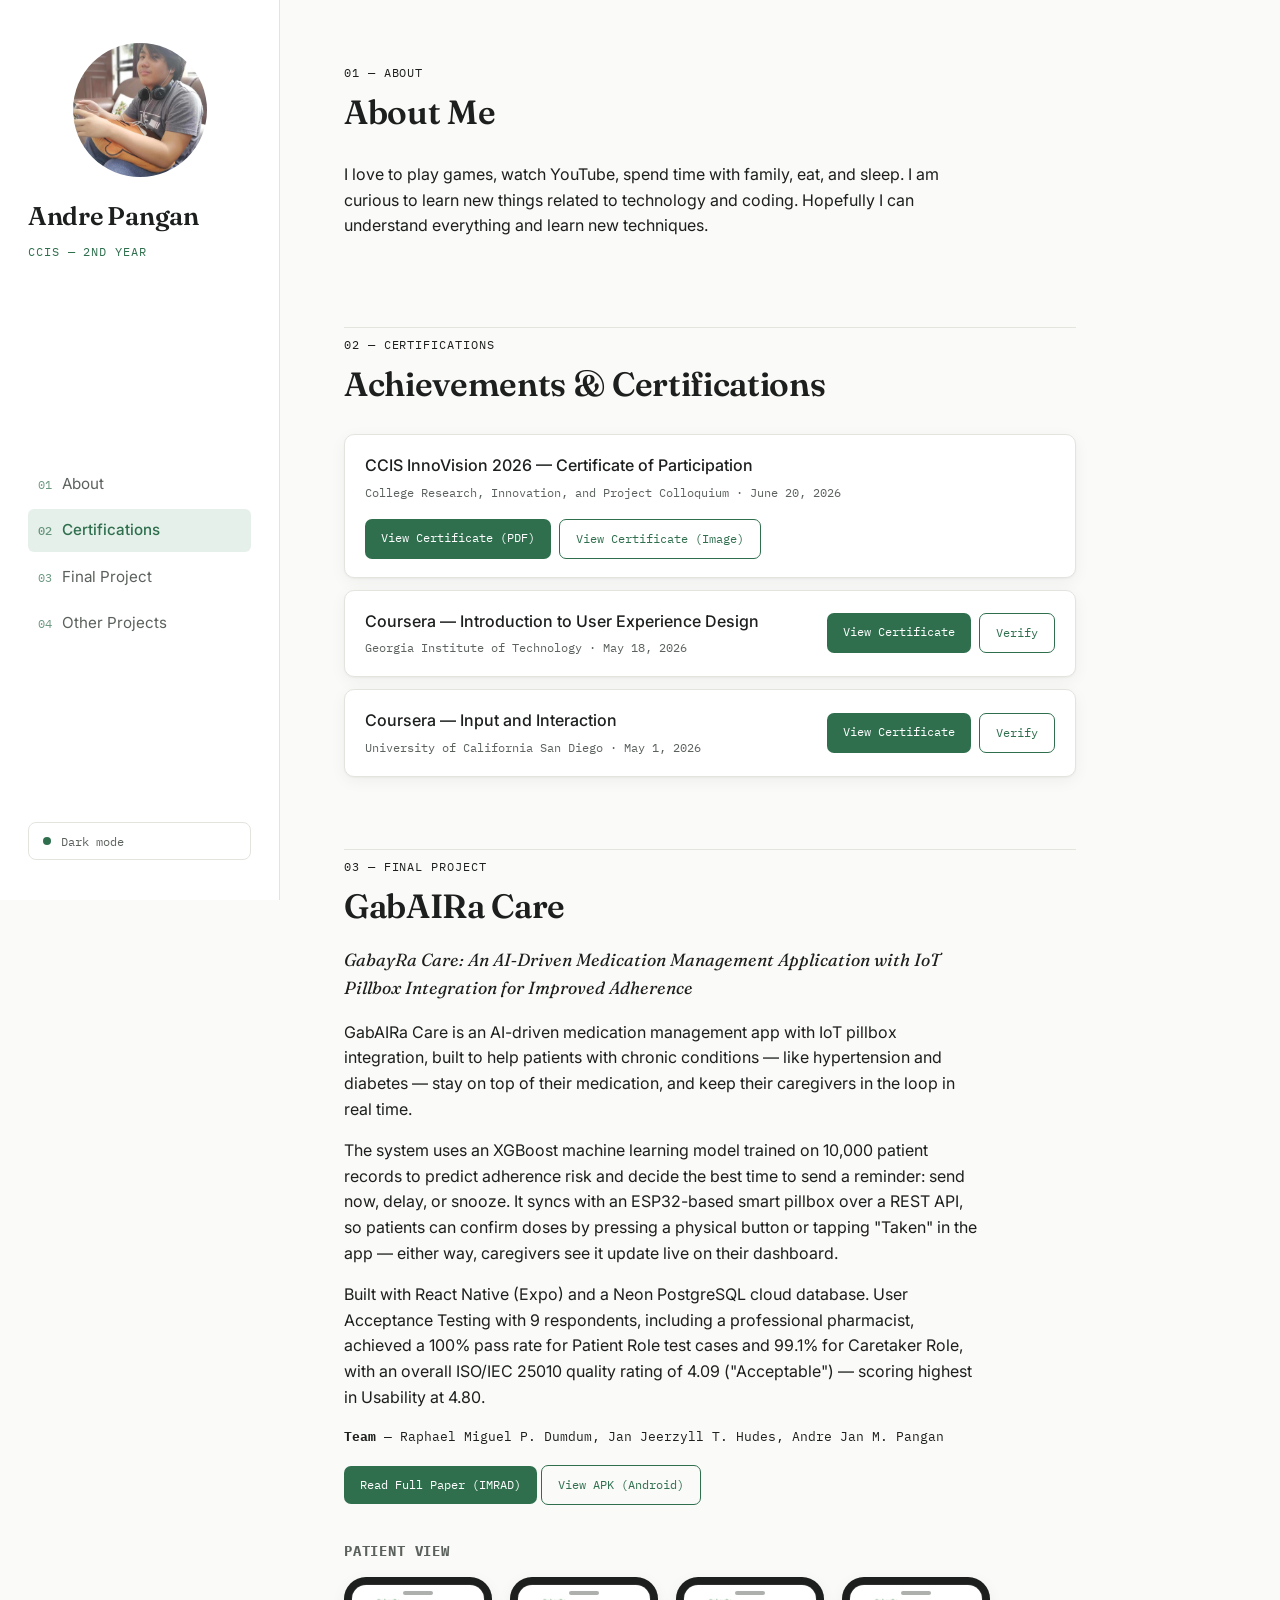
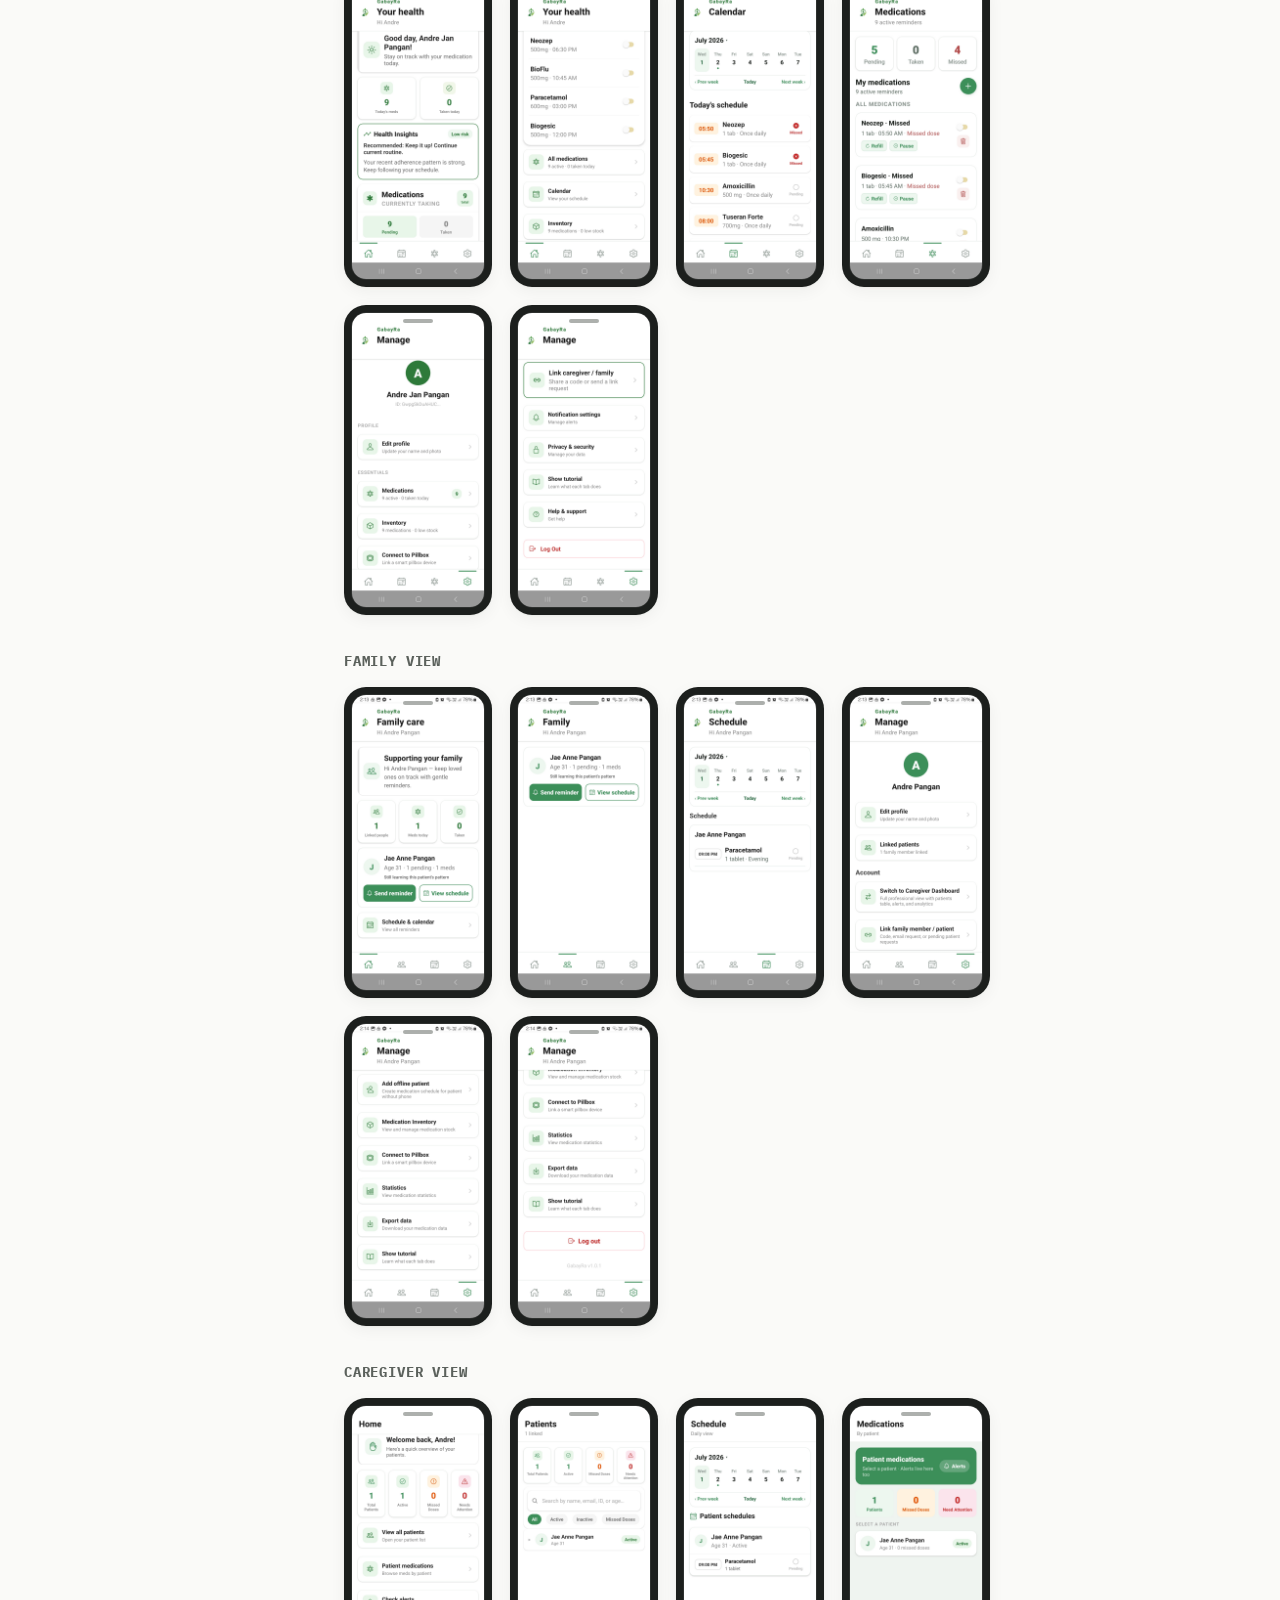
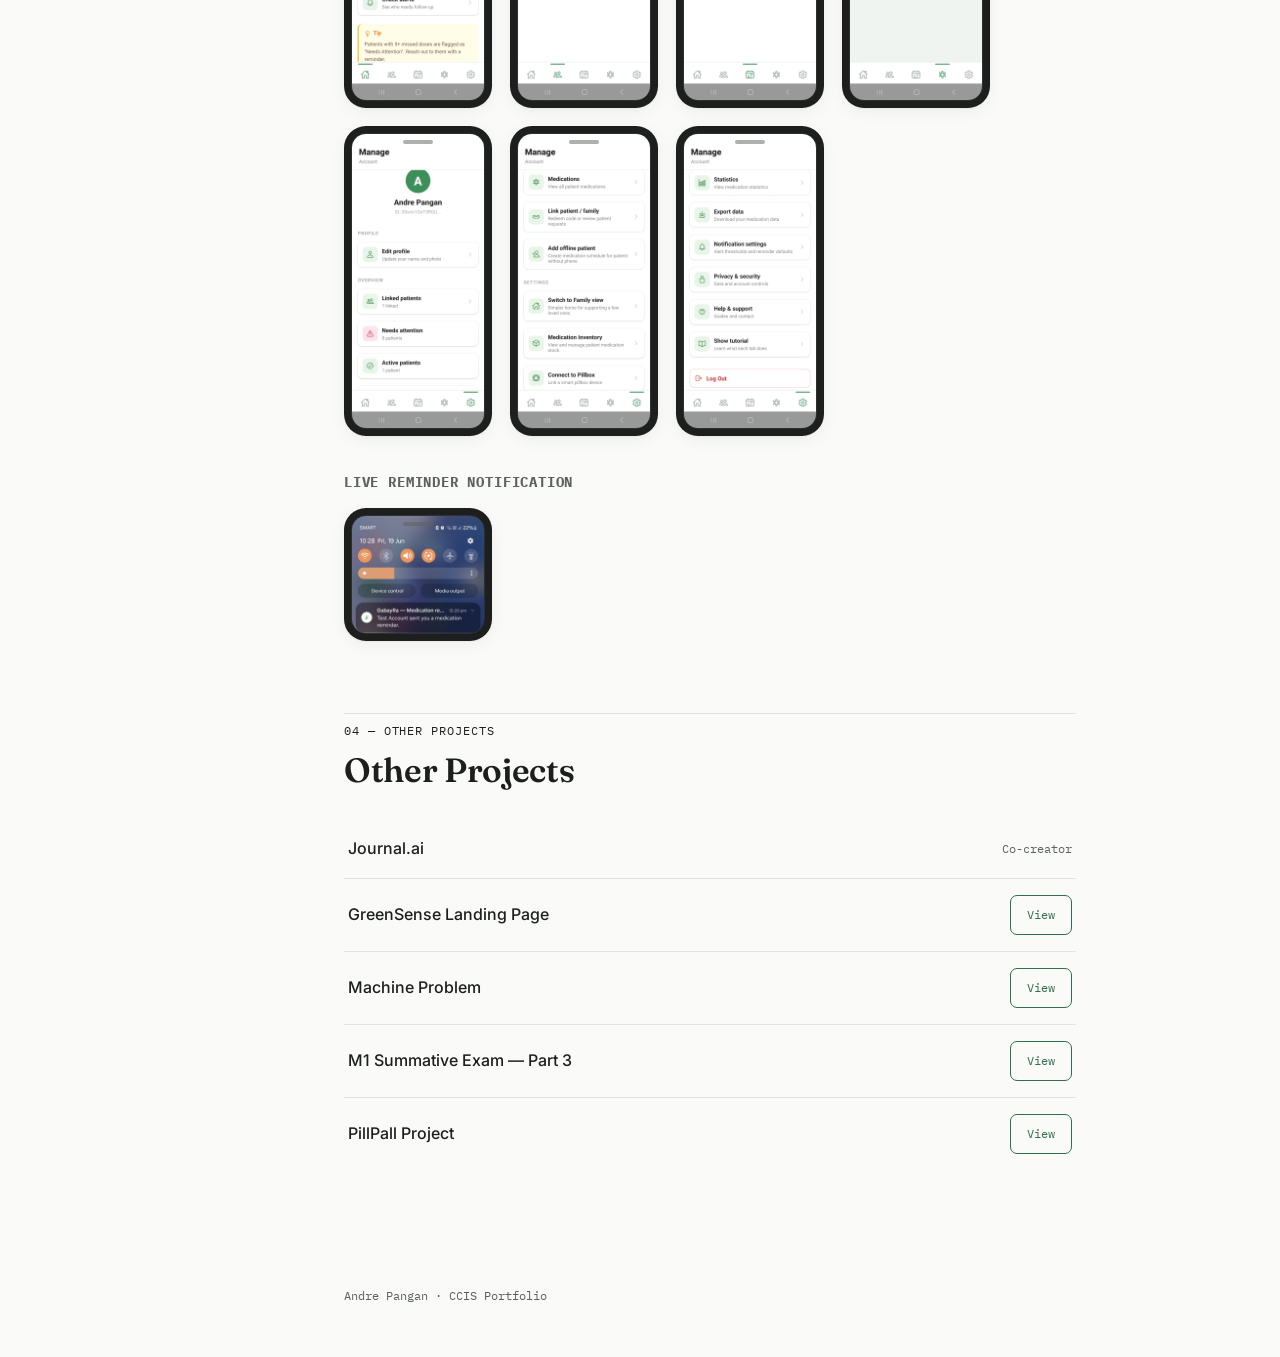
<file: index.html>
<!DOCTYPE html>
<html lang="en">
<head>
<meta charset="UTF-8">
<meta name="viewport" content="width=device-width, initial-scale=1.0">
<title>Andre Pangan — Portfolio</title>
<link rel="preconnect" href="https://fonts.googleapis.com">
<link rel="preconnect" href="https://fonts.gstatic.com" crossorigin>
<link href="https://fonts.googleapis.com/css2?family=Fraunces:opsz,wght@9..144,400;9..144,500;9..144,600&family=Inter:wght@400;500;600&family=IBM+Plex+Mono:wght@400;500&display=swap" rel="stylesheet">
<link rel="stylesheet" href="style.css">
</head>
<body>

<button id="mobile-nav-toggle" aria-label="Toggle navigation">
  <span></span><span></span><span></span>
</button>

<aside class="sidebar" id="sidebar">
  <div class="sidebar-top">
    <img src="Pangan.jpg" alt="Andre Pangan" id="profile-img">
    <h1 id="name">Andre Pangan</h1>
    <p class="eyebrow" id="course-year">CCIS — 2nd Year</p>
  </div>

  <nav class="side-nav">
    <a href="#about" class="nav-link">
      <span class="nav-index">01</span> About
    </a>
    <a href="#achievements" class="nav-link">
      <span class="nav-index">02</span> Certifications
    </a>
    <a href="#final-project" class="nav-link">
      <span class="nav-index">03</span> Final Project
    </a>
    <a href="#projects" class="nav-link">
      <span class="nav-index">04</span> Other Projects
    </a>
  </nav>

  <div class="sidebar-bottom">
    <button id="theme-toggle" aria-label="Toggle dark mode">
      <span class="dot"></span> Dark mode
    </button>
  </div>
</aside>

<main class="content">

  <section id="about" class="panel">
    <p class="eyebrow">01 — About</p>
    <h2>About Me</h2>
    <p>I love to play games, watch YouTube, spend time with family, eat, and sleep. I am curious to learn new things related to technology and coding. Hopefully I can understand everything and learn new techniques.</p>
  </section>

  <section id="achievements" class="panel">
    <p class="eyebrow">02 — Certifications</p>
    <h2>Achievements &amp; Certifications</h2>

    <ul class="cert-list">
      <li class="cert-card">
        <div class="cert-info">
          <span class="cert-name">CCIS InnoVision 2026 — Certificate of Participation</span>
          <span class="cert-detail">College Research, Innovation, and Project Colloquium · June 20, 2026</span>
        </div>
        <div class="cert-actions">
          <a href="certificates/CCIS-InnoVision-2026.pdf" target="_blank" class="btn">View Certificate (PDF)</a>
          <a href="certificates/Pangan Certificate Event.jpg" target="_blank" class="btn btn-ghost">View Certificate (Image)</a>
        </div>
      </li>

      <li class="cert-card">
        <div class="cert-info">
          <span class="cert-name">Coursera — Introduction to User Experience Design</span>
          <span class="cert-detail">Georgia Institute of Technology · May 18, 2026</span>
        </div>
        <div class="cert-actions">
          <a href="certificates/Coursera-UX-Design.pdf" target="_blank" class="btn">View Certificate</a>
          <a href="https://coursera.org/verify/5HJDORCX9GN5" target="_blank" class="btn btn-ghost">Verify</a>
        </div>
      </li>

      <li class="cert-card">
        <div class="cert-info">
          <span class="cert-name">Coursera — Input and Interaction</span>
          <span class="cert-detail">University of California San Diego · May 1, 2026</span>
        </div>
        <div class="cert-actions">
          <a href="certificates/Coursera-Input-Interaction.pdf" target="_blank" class="btn">View Certificate</a>
          <a href="https://coursera.org/verify/XH6TO2OUOQB0" target="_blank" class="btn btn-ghost">Verify</a>
        </div>
      </li>
    </ul>
  </section>

  <section id="final-project" class="panel">
    <p class="eyebrow">03 — Final Project</p>
    <h2>GabAIRa Care</h2>
    <p class="project-tagline">GabayRa Care: An AI‑Driven Medication Management Application with IoT Pillbox Integration for Improved Adherence
</p>

    <p>GabAIRa Care is an AI-driven medication management app with IoT pillbox integration, built to help patients with chronic conditions — like hypertension and diabetes — stay on top of their medication, and keep their caregivers in the loop in real time.</p>

    <p>The system uses an XGBoost machine learning model trained on 10,000 patient records to predict adherence risk and decide the best time to send a reminder: send now, delay, or snooze. It syncs with an ESP32-based smart pillbox over a REST API, so patients can confirm doses by pressing a physical button or tapping "Taken" in the app — either way, caregivers see it update live on their dashboard.</p>

    <p>Built with React Native (Expo) and a Neon PostgreSQL cloud database. User Acceptance Testing with 9 respondents, including a professional pharmacist, achieved a 100% pass rate for Patient Role test cases and 99.1% for Caretaker Role, with an overall ISO/IEC 25010 quality rating of 4.09 ("Acceptable") — scoring highest in Usability at 4.80.</p>

    <p class="project-team"><strong>Team —</strong> Raphael Miguel P. Dumdum, Jan Jeerzyll T. Hudes, Andre Jan M. Pangan</p>

    <div class="project-links">
      <a href="final-project/GabAIRa-Care-IMRAD-Paper.pdf" target="_blank" class="btn">Read Full Paper (IMRAD)</a>
      <a href="https://expo.dev/accounts/miskamiskas-organization/projects/gabayra/builds/be327c63-9bb2-4d69-930c-04eb6117dbea" target="_blank" class="btn btn-ghost">View APK (Android)</a>
    </div>

    <h3>Patient View</h3>
    <div class="screenshot-row">
      <div class="phone-frame"><img src="final-project/screenshots/patient/patient-1.jpg" alt="GabAIRa Care Patient view 1"></div>
      <div class="phone-frame"><img src="final-project/screenshots/patient/patient-2.jpg" alt="GabAIRa Care Patient view 2"></div>
      <div class="phone-frame"><img src="final-project/screenshots/patient/patient-3.jpg" alt="GabAIRa Care Patient view 3"></div>
      <div class="phone-frame"><img src="final-project/screenshots/patient/patient-4.jpg" alt="GabAIRa Care Patient view 4"></div>
      <div class="phone-frame"><img src="final-project/screenshots/patient/patient-5.jpg" alt="GabAIRa Care Patient view 5"></div>
      <div class="phone-frame"><img src="final-project/screenshots/patient/patient-6.jpg" alt="GabAIRa Care Patient view 6"></div>
    </div>

    <h3>Family View</h3>
    <div class="screenshot-row">
      <div class="phone-frame"><img src="final-project/screenshots/family/family-1.jpg" alt="GabAIRa Care Family view 1"></div>
      <div class="phone-frame"><img src="final-project/screenshots/family/family-2.jpg" alt="GabAIRa Care Family view 2"></div>
      <div class="phone-frame"><img src="final-project/screenshots/family/family-3.jpg" alt="GabAIRa Care Family view 3"></div>
      <div class="phone-frame"><img src="final-project/screenshots/family/family-4.jpg" alt="GabAIRa Care Family view 4"></div>
      <div class="phone-frame"><img src="final-project/screenshots/family/family-5.jpg" alt="GabAIRa Care Family view 5"></div>
      <div class="phone-frame"><img src="final-project/screenshots/family/family-6.jpg" alt="GabAIRa Care Family view 6"></div>
    </div>

    <h3>Caregiver View</h3>
    <div class="screenshot-row">
      <div class="phone-frame"><img src="final-project/screenshots/caregiver/caregiver-1.jpg" alt="GabAIRa Care Caregiver view 1"></div>
      <div class="phone-frame"><img src="final-project/screenshots/caregiver/caregiver-2.jpg" alt="GabAIRa Care Caregiver view 2"></div>
      <div class="phone-frame"><img src="final-project/screenshots/caregiver/caregiver-3.jpg" alt="GabAIRa Care Caregiver view 3"></div>
      <div class="phone-frame"><img src="final-project/screenshots/caregiver/caregiver-4.jpg" alt="GabAIRa Care Caregiver view 4"></div>
      <div class="phone-frame"><img src="final-project/screenshots/caregiver/caregiver-5.jpg" alt="GabAIRa Care Caregiver view 5"></div>
      <div class="phone-frame"><img src="final-project/screenshots/caregiver/caregiver-6.jpg" alt="GabAIRa Care Caregiver view 6"></div>
      <div class="phone-frame"><img src="final-project/screenshots/caregiver/caregiver-7.jpg" alt="GabAIRa Care Caregiver view 7"></div>
    </div>

    <h3>Live Reminder Notification</h3>
    <div class="screenshot-row">
      <div class="phone-frame"><img src="final-project/screenshots/notification-example.jpg" alt="GabAIRa Care medication reminder notification"></div>
    </div>
  </section>

  <section id="projects" class="panel">
    <p class="eyebrow">04 — Other Projects</p>
    <h2>Other Projects</h2>

    <ul class="project-list">
      <li class="project-item">
        <span class="project-name">Journal.ai</span>
        <span class="project-role">Co-creator</span>
      </li>
      <li class="project-item">
        <span class="project-name">GreenSense Landing Page</span>
        <a href="F2/index.html" target="_blank" class="btn btn-ghost">View</a>
      </li>
      <li class="project-item">
        <span class="project-name">Machine Problem</span>
        <a href="Machine-Problem/index.html" target="_blank" class="btn btn-ghost">View</a>
      </li>
      <li class="project-item">
        <span class="project-name">M1 Summative Exam — Part 3</span>
        <a href="https://pangan-part3.vercel.app" target="_blank" class="btn btn-ghost">View</a>
      </li>
      <li class="project-item">
        <span class="project-name">PillPall Project</span>
        <a href="https://pillpall-project.vercel.app" target="_blank" class="btn btn-ghost">View</a>
      </li>
    </ul>
  </section>

  <footer class="site-footer">
    <p>Andre Pangan · CCIS Portfolio</p>
  </footer>

</main>

<script src="script.js"></script>
</body>
</html>
</file>
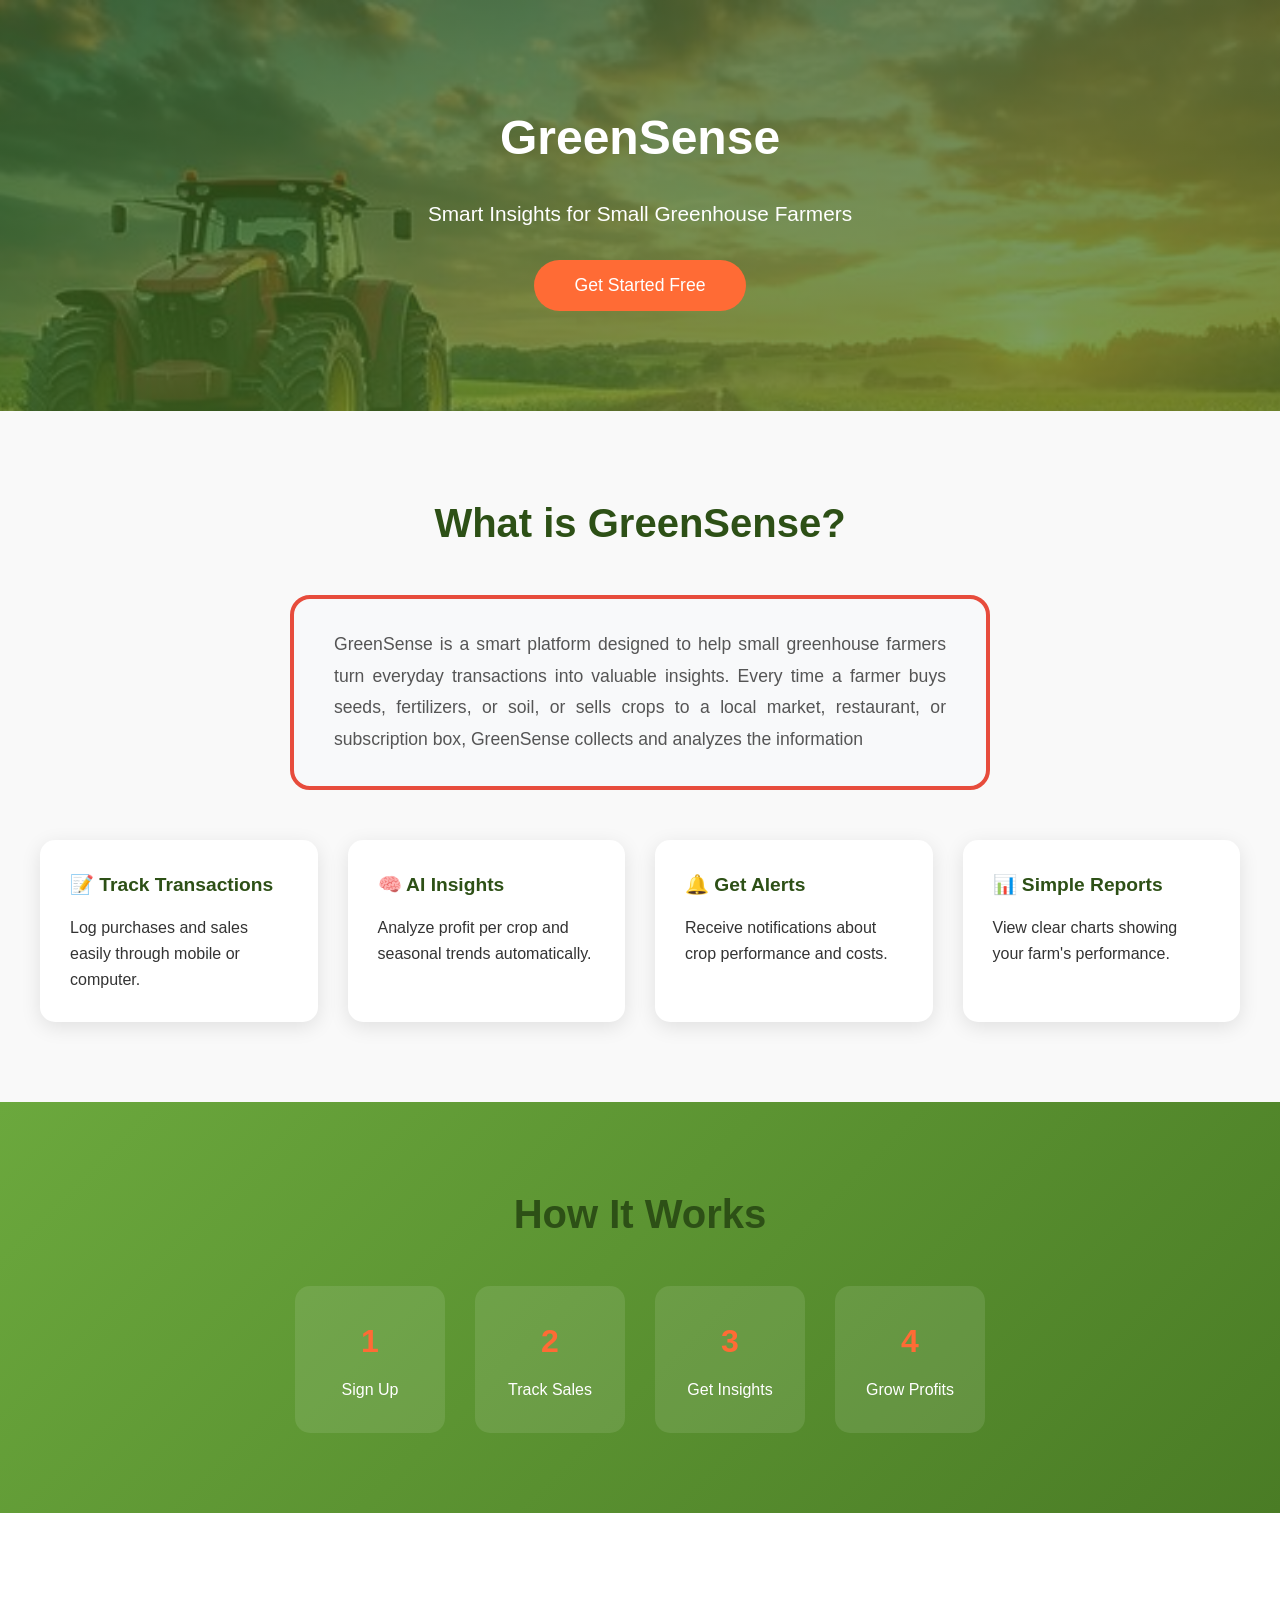
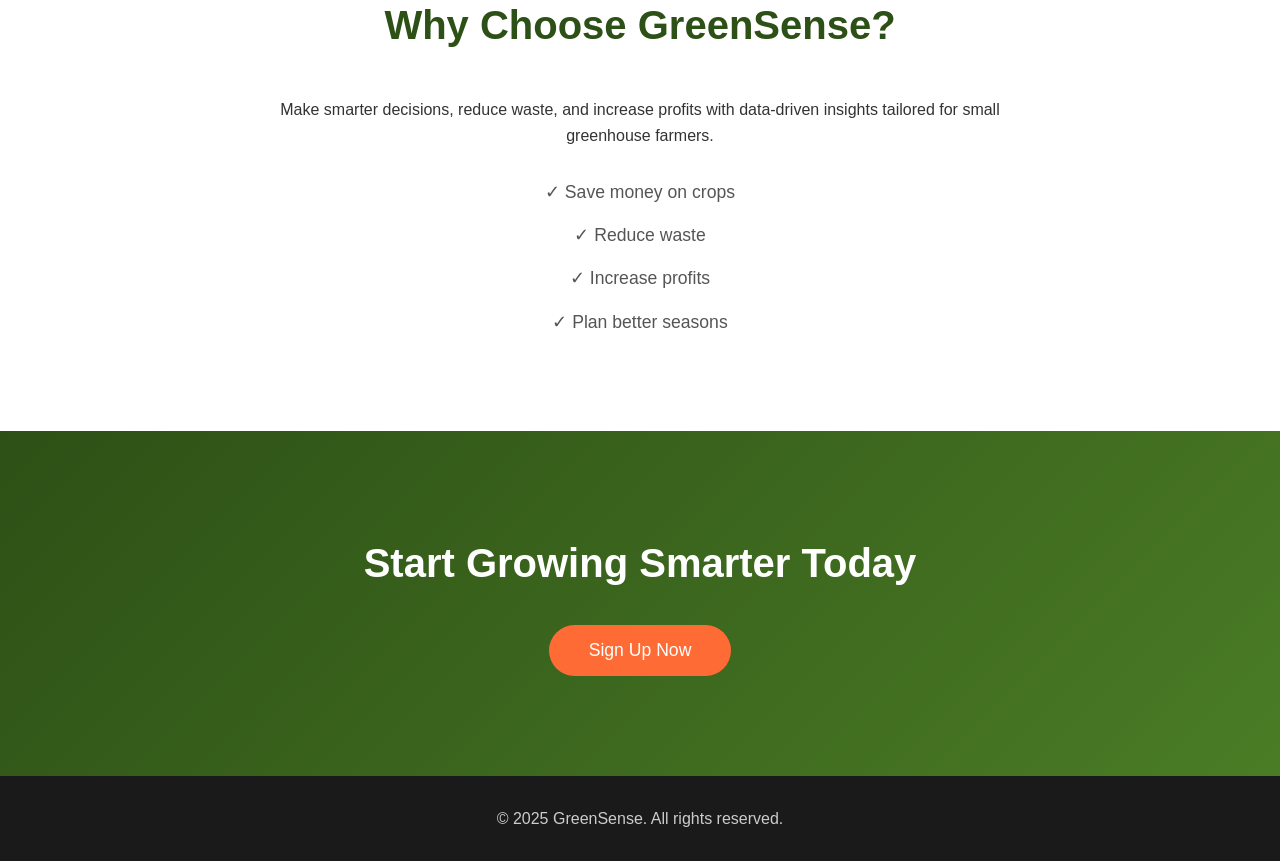
<file: F2/index.html>
<!DOCTYPE html>
<html lang="en">
<head>
  <meta charset="UTF-8">
  <meta name="viewport" content="width=device-width, initial-scale=1.0">
  <link rel="stylesheet" href="style.css">
  <title>GreenSense - Smart Farming Insights</title>
</head>
<body>
  <!-- Hero Section -->
  <header class="hero">
    <h1>GreenSense</h1>
    <p>Smart Insights for Small Greenhouse Farmers</p>
    <button class="cta" onclick="document.getElementById('signup').scrollIntoView({behavior: 'smooth'})">Get Started Free</button>
  </header>
  <!-- Features Section -->
  <section class="features">
    <h2>What is GreenSense?</h2>
    <div class="description-box">
      <p>GreenSense is a smart platform designed to help small greenhouse farmers 
turn everyday transactions into valuable insights. Every time a farmer buys 
seeds, fertilizers, or soil, or sells crops to a local market, restaurant, or 
subscription box, GreenSense collects and analyzes the information</p>
    </div>
    <div class="feature-grid">
      <div class="card">
        <h3>📝 Track Transactions</h3>
        <p>Log purchases and sales easily through mobile or computer.</p>
      </div>
      <div class="card">
        <h3>🧠 AI Insights</h3>
        <p>Analyze profit per crop and seasonal trends automatically.</p>
      </div>
      <div class="card">
        <h3>🔔 Get Alerts</h3>
        <p>Receive notifications about crop performance and costs.</p>
      </div>
      <div class="card">
        <h3>📊 Simple Reports</h3>
        <p>View clear charts showing your farm's performance.</p>
      </div>
    </div>
  </section>
  <!-- Visual Section -->
  <section class="visual">
    <h2>How It Works</h2>
    <div class="steps">
      <div class="step">
        <span>1</span>
        <p>Sign Up</p>
      </div>
      <div class="step">
        <span>2</span>
        <p>Track Sales</p>
      </div>
      <div class="step">
        <span>3</span>
        <p>Get Insights</p>
      </div>
      <div class="step">
        <span>4</span>
        <p>Grow Profits</p>
      </div>
    </div>
  </section>
  <!-- Info Section -->
  <section class="info">
    <h2>Why Choose GreenSense?</h2>
    <p>Make smarter decisions, reduce waste, and increase profits with data-driven insights tailored for small greenhouse farmers.</p>
    <ul>
      <li>✓ Save money on crops</li>
      <li>✓ Reduce waste</li>
      <li>✓ Increase profits</li>
      <li>✓ Plan better seasons</li>
    </ul>
  </section>
  <!-- CTA Final -->
  <section class="cta-final" id="signup">
    <h2>Start Growing Smarter Today</h2>
    <button class="cta">Sign Up Now</button>
  </section>
  <!-- Footer -->
  <footer>
    <p>© 2025 GreenSense. All rights reserved.</p>
  </footer>
</body>
</html>
</file>
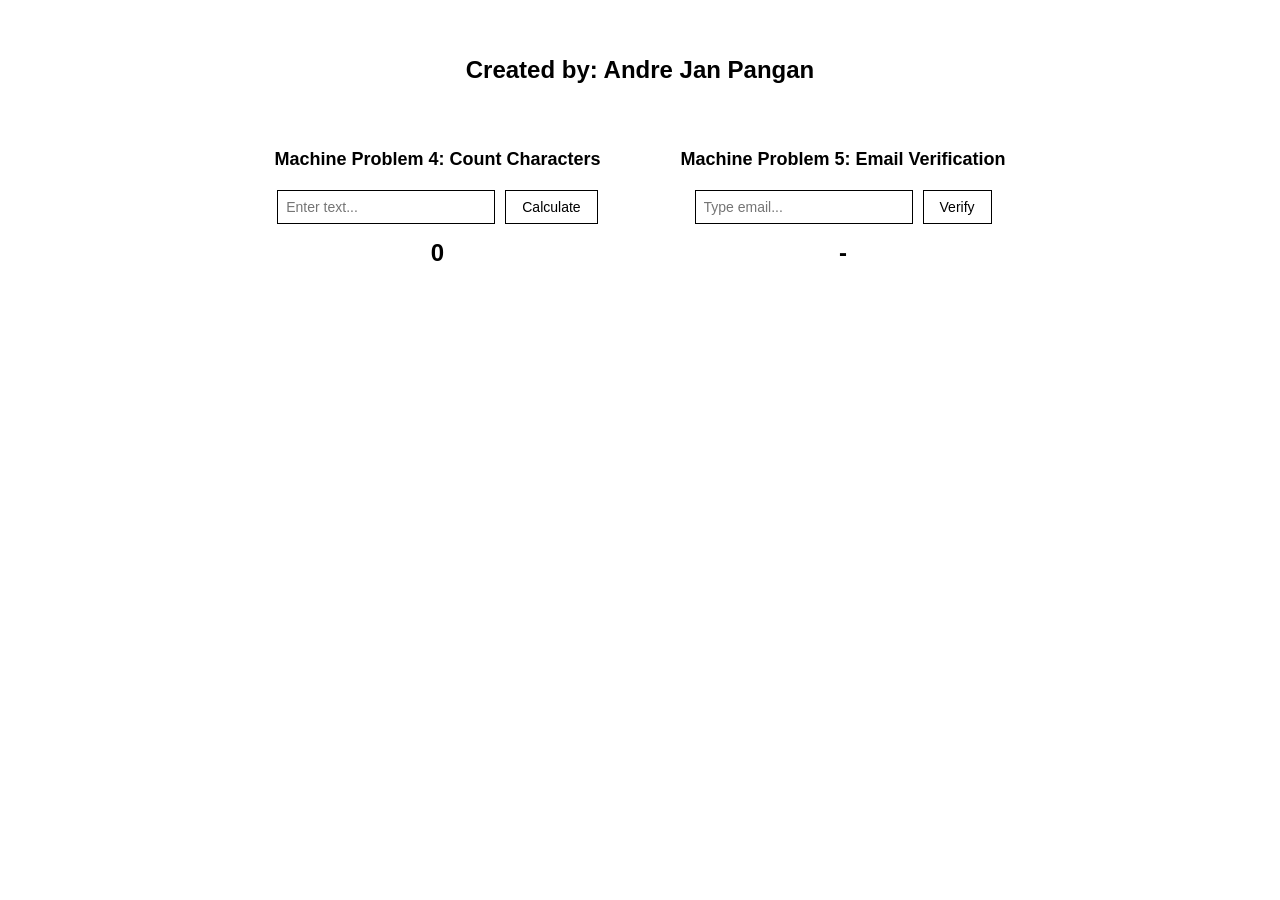
<file: Machine-Problem/index.html>
<!DOCTYPE html>
<html lang="en">
<head>
    <meta charset="UTF-8">
    <meta name="viewport" content="width=device-width, initial-scale=1.0">
    <title>Text and Email Checker</title>
    <link rel="stylesheet" href="style.css">
</head>
<body>
    <h1>Created by: Andre Jan Pangan</h1>
    
    <div class="container">
        <div class="section">
            <h2>Machine Problem 4: Count Characters</h2>
            <div class="input-group">
                <input type="text" id="textField" placeholder="Enter text...">
                <button id="calculateBtn">Calculate</button>
            </div>
            <div id="display">0</div>
        </div>
        
        <div class="section">
            <h2>Machine Problem 5: Email Verification</h2>
            <div class="input-group">
                <input type="text" id="emailField" placeholder="Type email...">
                <button id="verifyBtn">Verify</button>
            </div>
            <div id="emailDisplay">-</div>
        </div>
    </div>

    <script src="script.js"></script>
</body>
</html>
</file>
<file: style.css>
/* ============ Tokens ============ */
:root {
  --bg: #FAFAF8;
  --surface: #FFFFFF;
  --ink: #1C1F1D;
  --ink-soft: #5B615C;
  --accent: #2F6F4E;
  --accent-soft: #E6F0EA;
  --line: #E4E4DF;
  --shadow: 0 1px 2px rgba(28, 31, 29, 0.04), 0 4px 16px rgba(28, 31, 29, 0.05);

  --font-display: 'Fraunces', serif;
  --font-body: 'Inter', -apple-system, sans-serif;
  --font-mono: 'IBM Plex Mono', ui-monospace, monospace;

  --sidebar-w: 280px;
}

body.dark {
  --bg: #14171548;
  --bg: #14171A;
  --surface: #1C201D;
  --ink: #F1F3F0;
  --ink-soft: #A8AFA9;
  --accent: #6FBF95;
  --accent-soft: #203029;
  --line: #2B302C;
  --shadow: 0 1px 2px rgba(0,0,0,0.2), 0 4px 20px rgba(0,0,0,0.3);
}

* { box-sizing: border-box; }

html { scroll-behavior: smooth; }

body {
  margin: 0;
  background: var(--bg);
  color: var(--ink);
  font-family: var(--font-body);
  line-height: 1.6;
  transition: background 0.25s ease, color 0.25s ease;
}

/* ============ Sidebar ============ */
.sidebar {
  position: fixed;
  top: 0;
  left: 0;
  width: var(--sidebar-w);
  height: 100vh;
  border-right: 1px solid var(--line);
  background: var(--surface);
  display: flex;
  flex-direction: column;
  justify-content: space-between;
  padding: 40px 28px;
  z-index: 100;
}

.sidebar-top {
  display: flex;
  flex-direction: column;
  align-items: flex-start;
}

#profile-img {
  width: 76px;
  height: 76px;
  border-radius: 50%;
  object-fit: cover;
  margin-bottom: 18px;
  border: 1px solid var(--line);
}

#name {
  font-family: var(--font-display);
  font-weight: 600;
  font-size: 1.6rem;
  margin: 0 0 6px 0;
  letter-spacing: -0.01em;
}

.eyebrow {
  font-family: var(--font-mono);
  font-size: 0.72rem;
  letter-spacing: 0.08em;
  text-transform: uppercase;
  color: var(--accent);
  margin: 0;
}

.side-nav {
  display: flex;
  flex-direction: column;
  gap: 4px;
  margin-top: 48px;
}

.nav-link {
  display: flex;
  align-items: baseline;
  gap: 10px;
  text-decoration: none;
  color: var(--ink-soft);
  font-size: 0.95rem;
  padding: 9px 10px;
  border-radius: 6px;
  transition: background 0.15s ease, color 0.15s ease;
}

.nav-link:hover,
.nav-link.active {
  color: var(--ink);
  background: var(--accent-soft);
}

.nav-link.active {
  color: var(--accent);
  font-weight: 500;
}

.nav-index {
  font-family: var(--font-mono);
  font-size: 0.72rem;
  color: var(--accent);
  opacity: 0.7;
}

.sidebar-bottom { margin-top: 24px; }

#theme-toggle {
  display: flex;
  align-items: center;
  gap: 10px;
  width: 100%;
  background: transparent;
  border: 1px solid var(--line);
  border-radius: 8px;
  padding: 10px 14px;
  font-family: var(--font-mono);
  font-size: 0.78rem;
  color: var(--ink-soft);
  cursor: pointer;
  transition: border-color 0.15s ease, color 0.15s ease;
}

#theme-toggle:hover { border-color: var(--accent); color: var(--ink); }

#theme-toggle .dot {
  width: 8px;
  height: 8px;
  border-radius: 50%;
  background: var(--accent);
}

/* ============ Mobile nav toggle ============ */
#mobile-nav-toggle {
  display: none;
  position: fixed;
  top: 16px;
  right: 16px;
  z-index: 200;
  width: 42px;
  height: 42px;
  border-radius: 8px;
  border: 1px solid var(--line);
  background: var(--surface);
  flex-direction: column;
  align-items: center;
  justify-content: center;
  gap: 4px;
  cursor: pointer;
}

#mobile-nav-toggle span {
  width: 18px;
  height: 2px;
  background: var(--ink);
}

/* ============ Main content ============ */
.content {
  margin-left: var(--sidebar-w);
  padding: 64px 64px 40px;
  max-width: 860px;
}

.panel {
  padding-bottom: 72px;
  margin-bottom: 8px;
  border-bottom: 1px solid var(--line);
  scroll-margin-top: 32px;
}

.panel:last-of-type { border-bottom: none; }

.panel h2 {
  font-family: var(--font-display);
  font-weight: 600;
  font-size: 2.1rem;
  margin: 4px 0 22px 0;
  letter-spacing: -0.01em;
}

.panel h3 {
  font-family: var(--font-mono);
  font-size: 0.85rem;
  text-transform: uppercase;
  letter-spacing: 0.06em;
  color: var(--ink-soft);
  margin: 36px 0 14px 0;
}

.panel p { color: var(--ink); max-width: 640px; }

.project-tagline {
  font-family: var(--font-display);
  font-style: italic;
  color: var(--accent);
  font-size: 1.1rem;
  margin-top: -10px;
}

/* ============ Buttons ============ */
.btn {
  display: inline-block;
  font-family: var(--font-mono);
  font-size: 0.78rem;
  text-decoration: none;
  color: var(--surface);
  background: var(--accent);
  padding: 9px 16px;
  border-radius: 7px;
  white-space: nowrap;
  transition: opacity 0.15s ease;
}
.btn:hover { opacity: 0.85; }

.btn-ghost {
  background: transparent;
  color: var(--accent);
  border: 1px solid var(--accent);
}

/* ============ Certifications ============ */
.cert-list {
  list-style: none;
  margin: 0;
  padding: 0;
  display: flex;
  flex-direction: column;
  gap: 12px;
}

.cert-card {
  display: flex;
  align-items: center;
  justify-content: space-between;
  gap: 16px;
  flex-wrap: wrap;
  background: var(--surface);
  border: 1px solid var(--line);
  border-radius: 10px;
  padding: 18px 20px;
  box-shadow: var(--shadow);
}

.cert-info { display: flex; flex-direction: column; gap: 4px; }

.cert-name { font-weight: 500; }

.cert-detail {
  font-family: var(--font-mono);
  font-size: 0.78rem;
  color: var(--ink-soft);
}

.cert-actions { display: flex; gap: 8px; }

/* ============ Final project ============ */
.stat-row {
  display: flex;
  gap: 32px;
  margin: 28px 0;
  flex-wrap: wrap;
}

.stat { display: flex; flex-direction: column; }

.stat-num {
  font-family: var(--font-display);
  font-size: 2rem;
  font-weight: 600;
  color: var(--accent);
}

.stat-label {
  font-family: var(--font-mono);
  font-size: 0.72rem;
  color: var(--ink-soft);
  text-transform: uppercase;
  letter-spacing: 0.04em;
}

.project-team {
  font-family: var(--font-mono);
  font-size: 0.82rem;
  color: var(--ink-soft);
}

.project-links { margin: 18px 0 8px; }

.screenshot-row {
  display: flex;
  flex-wrap: wrap;
  gap: 18px;
}

.phone-frame {
  width: 148px;
  border-radius: 22px;
  background: var(--ink);
  padding: 7px;
  box-shadow: var(--shadow);
  position: relative;
}

.phone-frame::before {
  content: "";
  position: absolute;
  top: 14px;
  left: 50%;
  transform: translateX(-50%);
  width: 30px;
  height: 4px;
  border-radius: 3px;
  background: var(--ink-soft);
  opacity: 0.5;
  z-index: 2;
}

.phone-frame img {
  display: block;
  width: 100%;
  border-radius: 15px;
  border: 1px solid rgba(255,255,255,0.08);
}

/* ============ Other projects ============ */
.project-list {
  list-style: none;
  margin: 0;
  padding: 0;
  display: flex;
  flex-direction: column;
}

.project-item {
  display: flex;
  align-items: center;
  justify-content: space-between;
  padding: 16px 4px;
  border-bottom: 1px solid var(--line);
}
.project-item:last-child { border-bottom: none; }

.project-name { font-weight: 500; }

.project-role {
  font-family: var(--font-mono);
  font-size: 0.78rem;
  color: var(--ink-soft);
}

/* ============ Footer ============ */
.site-footer {
  font-family: var(--font-mono);
  font-size: 0.75rem;
  color: var(--ink-soft);
  padding-top: 24px;
}

/* ============ Responsive ============ */
@media (max-width: 900px) {
  .sidebar {
    position: fixed;
    left: -100%;
    width: 260px;
    transition: left 0.25s ease;
    box-shadow: var(--shadow);
  }
  .sidebar.open { left: 0; }

  #mobile-nav-toggle { display: flex; }

  .content {
    margin-left: 0;
    padding: 88px 24px 40px;
  }

  .phone-frame { width: 120px; }
}

#profile-img {
  display: block;
  width: 140px;
  height: 140px;
  border-radius: 50%;
  object-fit: cover;
  margin: 0 auto 16px auto;
  border: 3px solid rgba(255, 255, 255, 0.1);
}
</file>
<file: F2/style.css>
/* Global Styles */
* {
  margin: 0;
  padding: 0;
  box-sizing: border-box;
}

body {
  font-family: Arial, sans-serif;
  line-height: 1.6;
  color: #333;
}

h2 {
  text-align: center;
  font-size: 2.5rem;
  color: #2d5016;
  margin-bottom: 40px;
}

/* Hero Section */
.hero {
  background: linear-gradient(rgba(45, 80, 22, 0.7), rgba(106, 168, 61, 0.7)), 
              url('Farmers.jpg');
  background-size: cover;
  background-position: center;
  background-attachment: fixed;
  color: white;
  text-align: center;
  padding: 100px 20px;
}

.hero h1 {
  font-size: 3rem;
  margin-bottom: 20px;
}

.hero p {
  font-size: 1.3rem;
  margin-bottom: 30px;
}

.cta {
  padding: 15px 40px;
  font-size: 1.1rem;
  background-color: #ff6b35;
  color: white;
  border: none;
  border-radius: 50px;
  cursor: pointer;
  transition: all 0.3s;
}

.cta:hover {
  background-color: #ff5722;
  transform: translateY(-3px);
}

/* Features Section */
.features {
  padding: 80px 20px;
  background: #f9f9f9;
}

.feature-grid {
  display: grid;
  grid-template-columns: repeat(auto-fit, minmax(250px, 1fr));
  gap: 30px;
  max-width: 1200px;
  margin: 0 auto;
}

.card {
  background: white;
  padding: 30px;
  border-radius: 15px;
  box-shadow: 0 5px 20px rgba(0,0,0,0.1);
  transition: transform 0.3s;
}

.card:hover {
  transform: translateY(-5px);
}

.card h3 {
  color: #2d5016;
  margin-bottom: 15px;
  font-size: 1.2rem;
}

/* Visual Section */
.visual {
  background: linear-gradient(135deg, #6ba83d, #4a7c25);
  color: white;
  padding: 80px 20px;
  text-align: center;
}

.steps {
  display: flex;
  justify-content: center;
  gap: 30px;
  flex-wrap: wrap;
  margin-top: 40px;
}

.step {
  background: rgba(255,255,255,0.1);
  padding: 30px;
  border-radius: 15px;
  min-width: 150px;
}

.step span {
  display: block;
  font-size: 2rem;
  font-weight: bold;
  color: #ff6b35;
  margin-bottom: 10px;
}

/* Info Section */
.info {
  padding: 80px 20px;
  text-align: center;
  max-width: 800px;
  margin: 0 auto;
}

.info ul {
  list-style: none;
  margin-top: 30px;
}

.info li {
  font-size: 1.1rem;
  margin: 15px 0;
  color: #555;
}

/* CTA Final */
.cta-final {
  background: linear-gradient(135deg, #2d5016, #4a7c25);
  color: white;
  text-align: center;
  padding: 100px 20px;
}

.cta-final h2 {
  color: white;
  margin-bottom: 30px;
}

/* Footer */
footer {
  background: #1a1a1a;
  color: #ccc;
  text-align: center;
  padding: 30px 20px;
}

/* Responsive */
@media (max-width: 768px) {
  .hero h1 {
    font-size: 2rem;
  }
  
  h2 {
    font-size: 2rem;
  }
  
  .feature-grid {
    grid-template-columns: 1fr;
  }
  
  .steps {
    flex-direction: column;
  }
}

.description-box {
  background: #f8f9fa;
  padding: 30px 40px;
  border-radius: 20px;
  border: 4px solid #e74c3c;
  max-width: 700px;
  margin: 0 auto 50px;
}

.description-box p {
  text-align: justify;
  font-size: 1.1rem;
  line-height: 1.8;
  color: #555;
}
</file>
<file: Machine-Problem/style.css>
body {
    font-family: Arial, sans-serif;
    text-align: center;
    padding: 40px;
    background: white;
    margin: 0;
}

h1 {
    color: black;
    margin-bottom: 50px;
    font-size: 24px;
}

h2 {
    color: black;
    font-size: 18px;
    margin-bottom: 20px;
}

.container {
    display: flex;
    justify-content: center;
    gap: 80px;
    flex-wrap: wrap;
}

.section {
    text-align: center;
}

.input-group {
    display: flex;
    gap: 10px;
    justify-content: center;
    margin-bottom: 15px;
}

#textField, #emailField {
    width: 200px;
    padding: 8px;
    font-size: 14px;
    border: 1px solid black;
}

#calculateBtn, #verifyBtn {
    padding: 8px 16px;
    font-size: 14px;
    background: white;
    color: black;
    border: 1px solid black;
    cursor: pointer;
}

#calculateBtn:hover, #verifyBtn:hover {
    background: black;
    color: white;
}

#display, #emailDisplay {
    margin-top: 15px;
    font-size: 24px;
    font-weight: bold;
    color: black;
}
</file>
